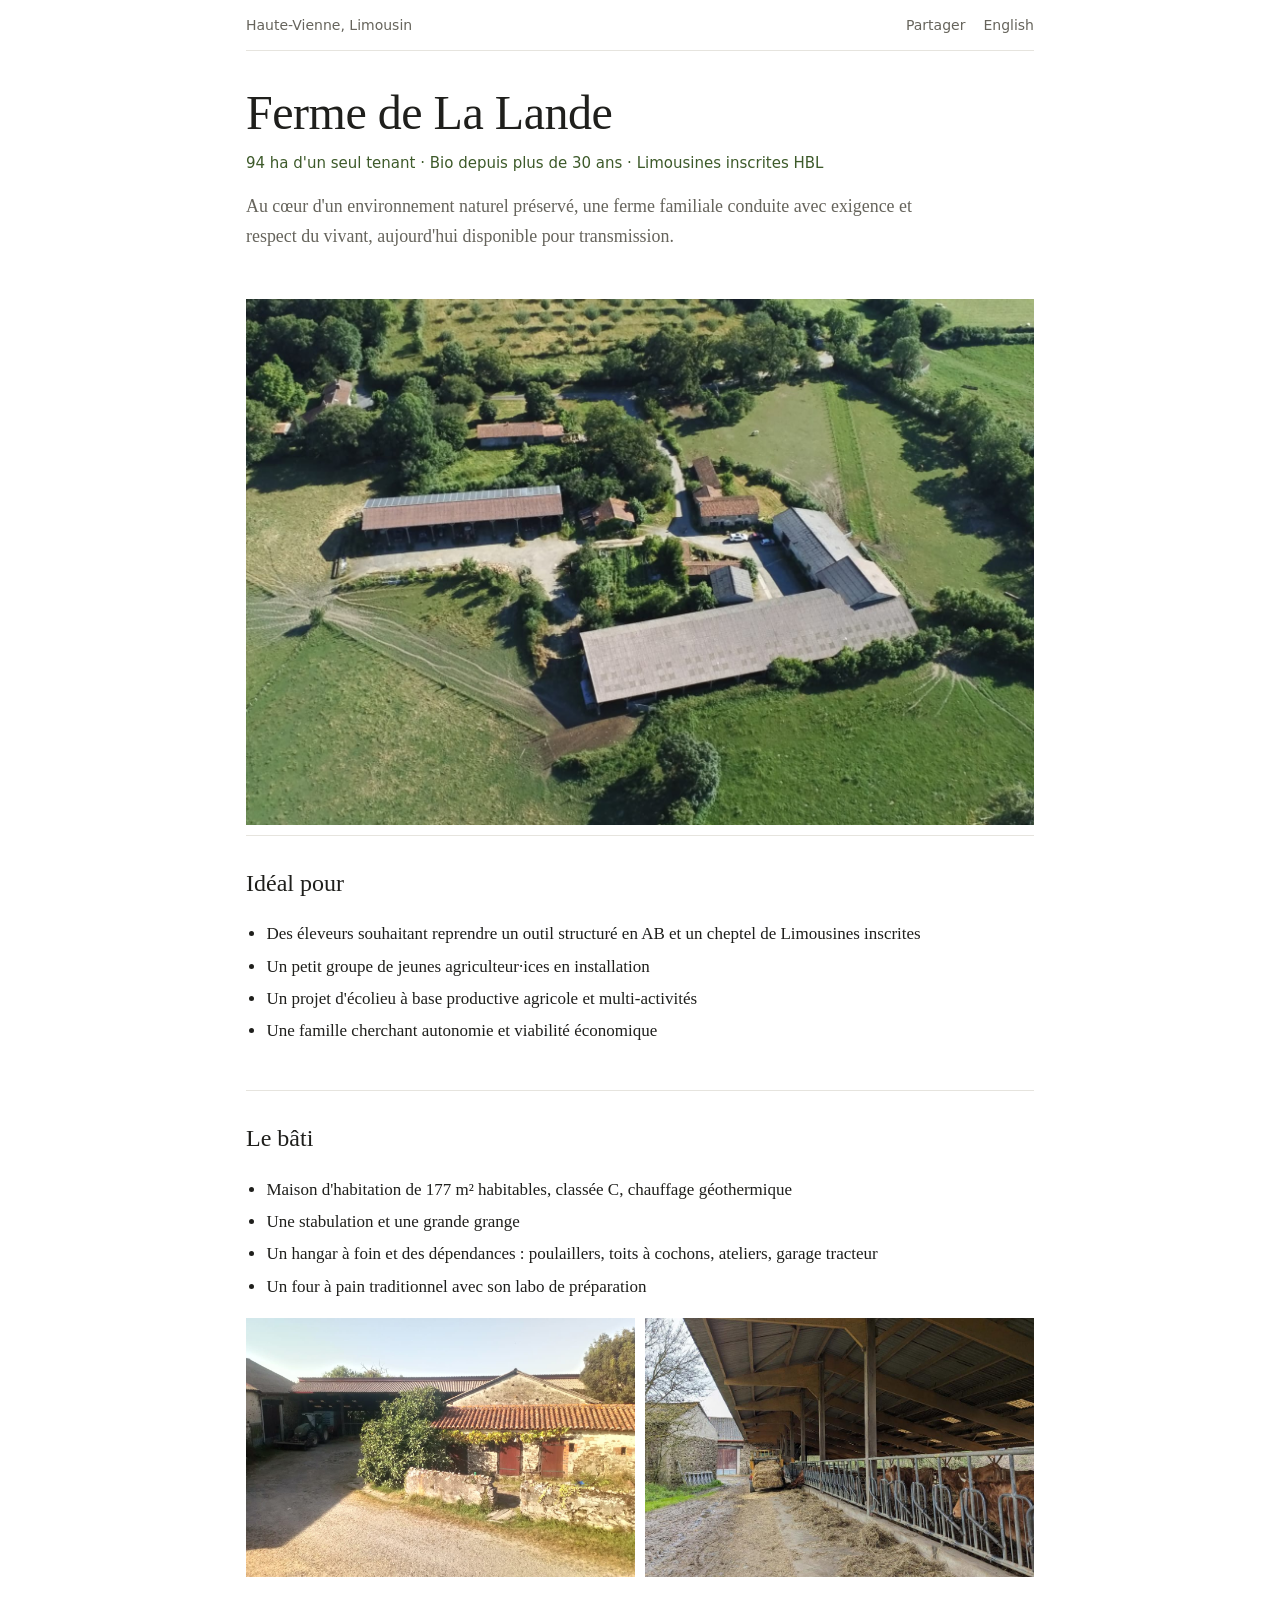
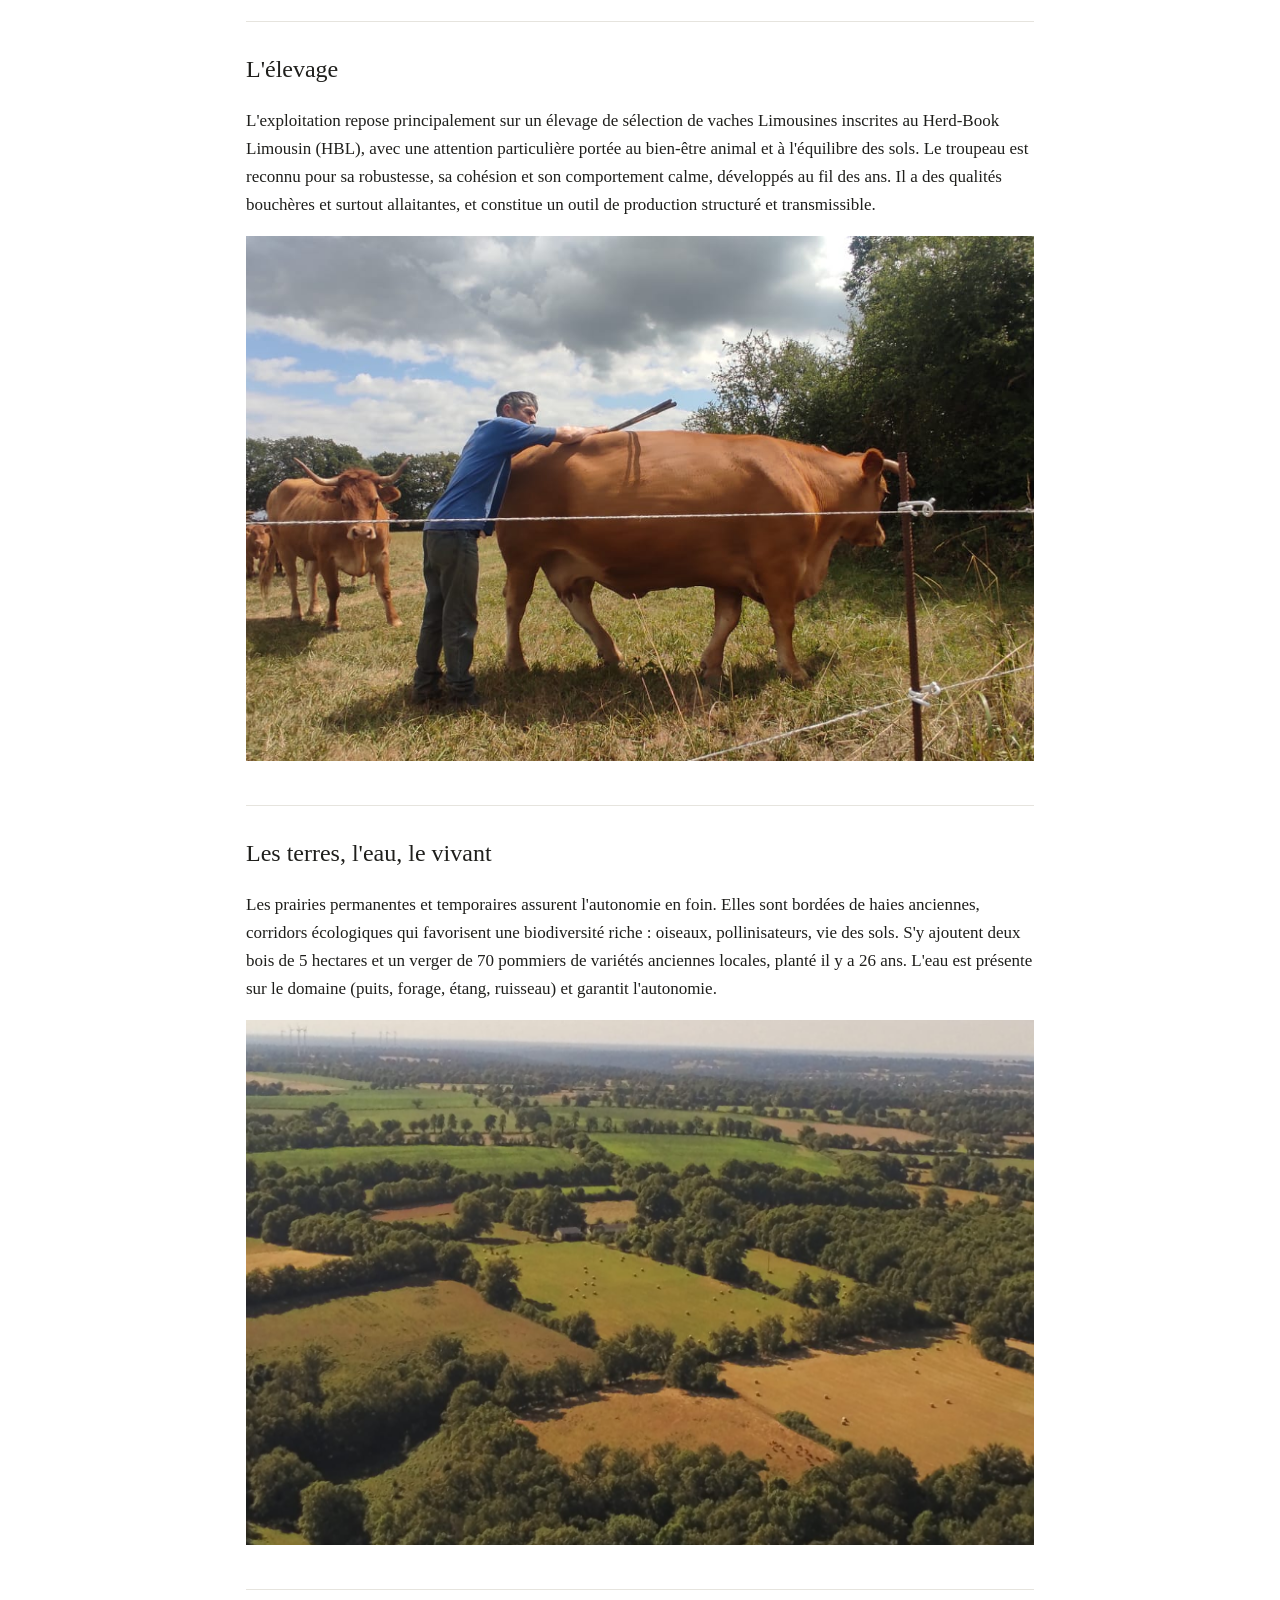
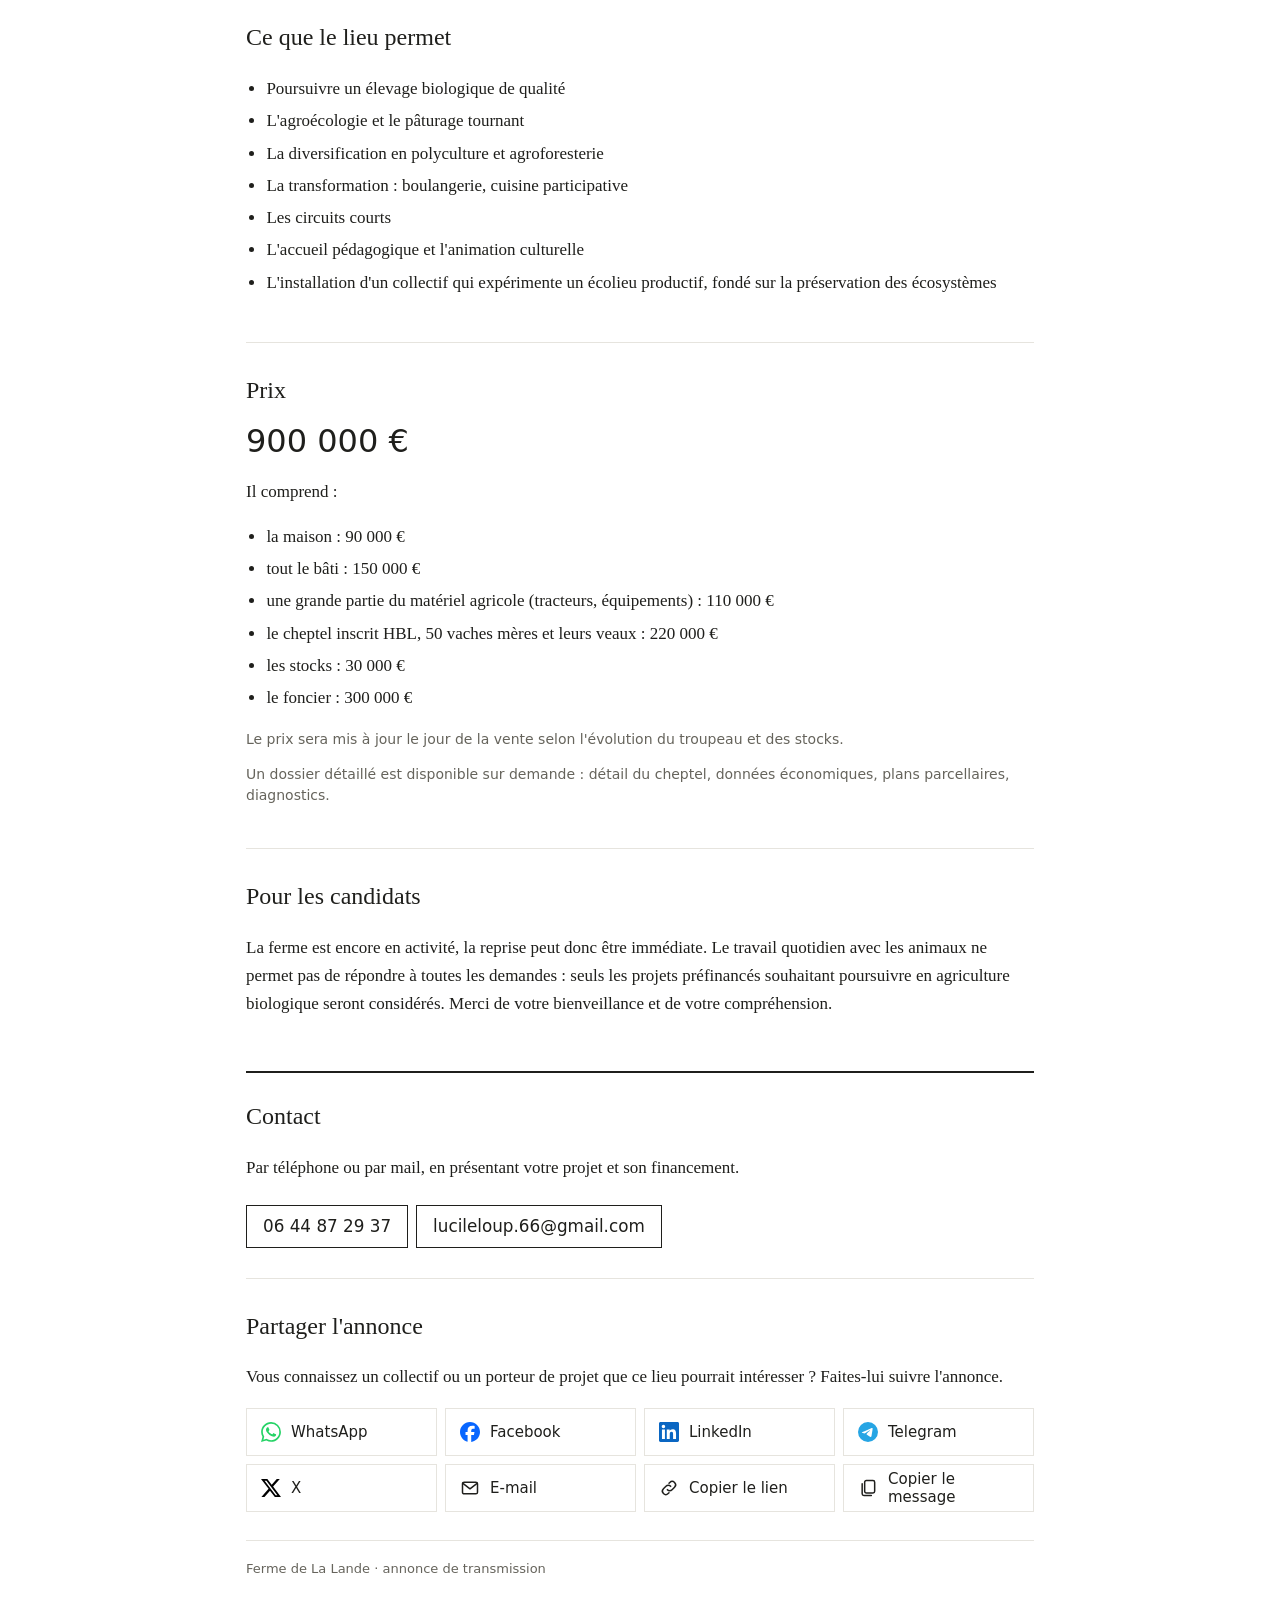
<file: index.html>
<!doctype html>
<html lang="fr">
<head>
<meta charset="utf-8">
<meta name="viewport" content="width=device-width,initial-scale=1">
<meta name="robots" content="noindex,nofollow">
<title>Ferme de La Lande — ferme bio de 94 ha à transmettre</title>
<meta name="description" content="Ferme familiale certifiée bio depuis plus de 30 ans, 94 ha d'un seul tenant, élevage de sélection Limousine HBL, à transmettre.">
<link rel="alternate" hreflang="en" href="en/">
<link rel="canonical" href="https://lalande.biody.org/">
<meta property="og:type" content="website">
<meta property="og:url" content="https://lalande.biody.org/">
<meta property="og:title" content="Ferme de La Lande — ferme bio de 94 ha à transmettre">
<meta property="og:description" content="Ferme familiale certifiée bio depuis plus de 30 ans, 94 ha d'un seul tenant, élevage de sélection Limousine HBL, à transmettre.">
<meta property="og:image" content="https://lalande.biody.org/partage/fr-paysage.jpg">
<meta property="og:image:width" content="1200">
<meta property="og:image:height" content="630">
<meta property="og:image:alt" content="Vue aérienne de la ferme : bâtiments, prairies, verger et haies">
<meta property="og:locale" content="fr_FR">
<meta name="twitter:card" content="summary_large_image">
<link rel="stylesheet" href="style.css">
</head>
<body>
<div class="wrap">
<header class="top"><span>Haute-Vienne, Limousin</span><nav><a href="#partager">Partager</a><a href="en/" lang="en">English</a></nav></header>
<main>
  <div class="hero">
    <h1>Ferme de La Lande</h1>
    <div class="chiffres">94 ha d'un seul tenant · Bio depuis plus de 30 ans · Limousines inscrites HBL</div>
    <p class="chapo">Au cœur d'un environnement naturel préservé, une ferme familiale conduite avec exigence et respect du vivant, aujourd'hui disponible pour transmission.</p>
  </div>
  <div class="photo grande"><img src="photos/vue-aerienne-ferme.jpg" alt="Vue aérienne de la ferme : bâtiments, prairies, verger et haies" fetchpriority="high"></div>

  <section>
    <h2>Idéal pour</h2>
    <ul class="pour">
      <li>Des éleveurs souhaitant reprendre un outil structuré en AB et un cheptel de Limousines inscrites</li>
      <li>Un petit groupe de jeunes agriculteur·ices en installation</li>
      <li>Un projet d'écolieu à base productive agricole et multi-activités</li>
      <li>Une famille cherchant autonomie et viabilité économique</li>
    </ul>
  </section>
  <section>
    <h2>Le bâti</h2>
    <ul>
      <li>Maison d'habitation de 177 m² habitables, classée C, chauffage géothermique</li>
      <li>Une stabulation et une grande grange</li>
      <li>Un hangar à foin et des dépendances : poulaillers, toits à cochons, ateliers, garage tracteur</li>
      <li>Un four à pain traditionnel avec son labo de préparation</li>
    </ul>
    <div class="galerie"><div class="photo"><img src="photos/cour.jpg" alt="La cour, les dépendances en pierre et le hangar" loading="lazy"></div><div class="photo"><img src="photos/stabulation.jpg" alt="La stabulation, les Limousines au cornadis" loading="lazy"></div></div>
  </section>
  <section>
    <h2>L'élevage</h2>
    <p>L'exploitation repose principalement sur un élevage de sélection de vaches Limousines inscrites au Herd-Book Limousin (HBL), avec une attention particulière portée au bien-être animal et à l'équilibre des sols. Le troupeau est reconnu pour sa robustesse, sa cohésion et son comportement calme, développés au fil des ans. Il a des qualités bouchères et surtout allaitantes, et constitue un outil de production structuré et transmissible.</p>
    <div class="galerie"><div class="photo"><img src="photos/limousines.jpg" alt="Une vache Limousine du troupeau au pré" loading="lazy"></div></div>
  </section>
  <section>
    <h2>Les terres, l'eau, le vivant</h2>
    <p>Les prairies permanentes et temporaires assurent l'autonomie en foin. Elles sont bordées de haies anciennes, corridors écologiques qui favorisent une biodiversité riche : oiseaux, pollinisateurs, vie des sols. S'y ajoutent deux bois de 5 hectares et un verger de 70 pommiers de variétés anciennes locales, planté il y a 26 ans. L'eau est présente sur le domaine (puits, forage, étang, ruisseau) et garantit l'autonomie.</p>
    <div class="galerie"><div class="photo"><img src="photos/paysage-bocage.jpg" alt="Le bocage autour de la ferme, prairies et bois" loading="lazy"></div></div>
  </section>
  <section>
    <h2>Ce que le lieu permet</h2>
    <ul>
      <li>Poursuivre un élevage biologique de qualité</li>
      <li>L'agroécologie et le pâturage tournant</li>
      <li>La diversification en polyculture et agroforesterie</li>
      <li>La transformation : boulangerie, cuisine participative</li>
      <li>Les circuits courts</li>
      <li>L'accueil pédagogique et l'animation culturelle</li>
      <li>L'installation d'un collectif qui expérimente un écolieu productif, fondé sur la préservation des écosystèmes</li>
    </ul>
  </section>
  <section>
    <h2>Prix</h2>
    <div class="prix">
      <div class="montant">900&nbsp;000&nbsp;€</div>
      <p>Il comprend :</p>
      <ul>
      <li>la maison : 90&nbsp;000&nbsp;€</li>
      <li>tout le bâti : 150&nbsp;000&nbsp;€</li>
      <li>une grande partie du matériel agricole (tracteurs, équipements) : 110&nbsp;000&nbsp;€</li>
      <li>le cheptel inscrit HBL, 50 vaches mères et leurs veaux : 220&nbsp;000&nbsp;€</li>
      <li>les stocks : 30&nbsp;000&nbsp;€</li>
      <li>le foncier : 300&nbsp;000&nbsp;€</li>
      </ul>
      <p class="note">Le prix sera mis à jour le jour de la vente selon l'évolution du troupeau et des stocks.</p>
      <p class="note">Un dossier détaillé est disponible sur demande : détail du cheptel, données économiques, plans parcellaires, diagnostics.</p>
    </div>
  </section>
  <section>
    <h2>Pour les candidats</h2>
    <p>La ferme est encore en activité, la reprise peut donc être immédiate. Le travail quotidien avec les animaux ne permet pas de répondre à toutes les demandes : seuls les projets préfinancés souhaitant poursuivre en agriculture biologique seront considérés. Merci de votre bienveillance et de votre compréhension.</p>
  </section>
  <div class="contact" id="contact">
    <h2>Contact</h2>
    <p>Par téléphone ou par mail, en présentant votre projet et son financement.</p>
    <a href="tel:+33644872937">06 44 87 29 37</a><a href="mailto:lucileloup.66@gmail.com">lucileloup.66@gmail.com</a>
  </div>
  <section class="partage" id="partager">
    <h2>Partager l'annonce</h2>
    <p>Vous connaissez un collectif ou un porteur de projet que ce lieu pourrait intéresser ? Faites-lui suivre l'annonce.</p>
    <button type="button" class="natif" hidden data-titre="Ferme de La Lande — ferme bio de 94 ha à transmettre" data-texte="Ferme bio de 94 ha à transmettre en Haute-Vienne : élevage Limousin inscrit, bâti, eau, bois et verger. Pour un collectif ou un porteur de projet préfinancé." data-url="https://lalande.biody.org/"><svg viewBox="0 0 24 24" aria-hidden="true" fill="none" stroke="currentColor" stroke-width="1.8" stroke-linecap="round" stroke-linejoin="round"><path d="M12 3v12M7.5 7.5 12 3l4.5 4.5"/><path d="M5 12v7a2 2 0 0 0 2 2h10a2 2 0 0 0 2-2v-7"/></svg><span>Partager l'annonce</span></button>
    <div class="parts"><a class="part" href="https://wa.me/?text=Ferme%20bio%20de%2094%20ha%20%C3%A0%20transmettre%20en%20Haute-Vienne%20%3A%20%C3%A9levage%20Limousin%20inscrit%2C%20b%C3%A2ti%2C%20eau%2C%20bois%20et%20verger.%20Pour%20un%20collectif%20ou%20un%20porteur%20de%20projet%20pr%C3%A9financ%C3%A9.%20https%3A%2F%2Flalande.biody.org%2F" target="_blank" rel="noopener"><svg viewBox="0 0 24 24" aria-hidden="true" fill="#25D366"><path d="M17.472 14.382c-.297-.149-1.758-.867-2.03-.967-.273-.099-.471-.148-.67.15-.197.297-.767.966-.94 1.164-.173.199-.347.223-.644.075-.297-.15-1.255-.463-2.39-1.475-.883-.788-1.48-1.761-1.653-2.059-.173-.297-.018-.458.13-.606.134-.133.298-.347.446-.52.149-.174.198-.298.298-.497.099-.198.05-.371-.025-.52-.075-.149-.669-1.612-.916-2.207-.242-.579-.487-.5-.669-.51-.173-.008-.371-.01-.57-.01-.198 0-.52.074-.792.372-.272.297-1.04 1.016-1.04 2.479 0 1.462 1.065 2.875 1.213 3.074.149.198 2.096 3.2 5.077 4.487.709.306 1.262.489 1.694.625.712.227 1.36.195 1.871.118.571-.085 1.758-.719 2.006-1.413.248-.694.248-1.289.173-1.413-.074-.124-.272-.198-.57-.347m-5.421 7.403h-.004a9.87 9.87 0 01-5.031-1.378l-.361-.214-3.741.982.998-3.648-.235-.374a9.86 9.86 0 01-1.51-5.26c.001-5.45 4.436-9.884 9.888-9.884 2.64 0 5.122 1.03 6.988 2.898a9.825 9.825 0 012.893 6.994c-.003 5.450-4.437 9.884-9.885 9.884m8.413-18.297A11.815 11.815 0 0012.05 0C5.495 0 .16 5.335.157 11.892c0 2.096.547 4.142 1.588 5.945L.057 24l6.305-1.654a11.882 11.882 0 005.683 1.448h.005c6.554 0 11.890-5.335 11.893-11.893a11.821 11.821 0 00-3.480-8.413Z"/></svg><span>WhatsApp</span></a><a class="part" href="https://www.facebook.com/sharer/sharer.php?u=https%3A%2F%2Flalande.biody.org%2F" data-popup target="_blank" rel="noopener"><svg viewBox="0 0 24 24" aria-hidden="true" fill="#0866FF"><path d="M9.101 23.691v-7.98H6.627v-3.667h2.474v-1.58c0-4.085 1.848-5.978 5.858-5.978.401 0 .955.042 1.468.103a8.68 8.68 0 0 1 1.141.195v3.325a8.623 8.623 0 0 0-.653-.036 26.805 26.805 0 0 0-.733-.009c-.707 0-1.259.096-1.675.309a1.686 1.686 0 0 0-.679.622c-.258.42-.374.995-.374 1.752v1.297h3.919l-.386 2.103-.287 1.564h-3.246v8.245C19.396 23.238 24 18.179 24 12.044c0-6.627-5.373-12-12-12s-12 5.373-12 12c0 5.628 3.874 10.350 9.101 11.647Z"/></svg><span>Facebook</span></a><a class="part" href="https://www.linkedin.com/sharing/share-offsite/?url=https%3A%2F%2Flalande.biody.org%2F" data-popup target="_blank" rel="noopener"><svg viewBox="0 0 24 24" aria-hidden="true" fill="#0A66C2"><path d="M20.447 20.452h-3.554v-5.569c0-1.328-.027-3.037-1.852-3.037-1.853 0-2.136 1.445-2.136 2.939v5.667H9.351V9h3.414v1.561h.046c.477-.9 1.637-1.85 3.37-1.85 3.601 0 4.267 2.37 4.267 5.455v6.286zM5.337 7.433c-1.144 0-2.063-.926-2.063-2.065 0-1.138.92-2.063 2.063-2.063 1.14 0 2.064.925 2.064 2.063 0 1.139-.925 2.065-2.064 2.065zm1.782 13.019H3.555V9h3.564v11.452zM22.225 0H1.771C.792 0 0 .774 0 1.729v20.542C0 23.227.792 24 1.771 24h20.451C23.2 24 24 23.227 24 22.271V1.729C24 .774 23.2 0 22.222 0h.003z"/></svg><span>LinkedIn</span></a><a class="part" href="https://t.me/share/url?url=https%3A%2F%2Flalande.biody.org%2F&text=Ferme%20bio%20de%2094%20ha%20%C3%A0%20transmettre%20en%20Haute-Vienne%20%3A%20%C3%A9levage%20Limousin%20inscrit%2C%20b%C3%A2ti%2C%20eau%2C%20bois%20et%20verger.%20Pour%20un%20collectif%20ou%20un%20porteur%20de%20projet%20pr%C3%A9financ%C3%A9." target="_blank" rel="noopener"><svg viewBox="0 0 24 24" aria-hidden="true" fill="#26A5E4"><path d="M11.944 0A12 12 0 0 0 0 12a12 12 0 0 0 12 12 12 12 0 0 0 12-12A12 12 0 0 0 12 0a12 12 0 0 0-.056 0zm4.962 7.224c.1-.002.321.023.465.14a.506.506 0 0 1 .171.325c.016.093.036.306.02.472-.18 1.898-.962 6.502-1.36 8.627-.168.9-.499 1.201-.82 1.23-.696.065-1.225-.46-1.9-.902-1.056-.693-1.653-1.124-2.678-1.8-1.185-.78-.417-1.21.258-1.91.177-.184 3.247-2.977 3.307-3.23.007-.032.014-.15-.056-.212s-.174-.041-.249-.024c-.106.024-1.793 1.14-5.061 3.345-.48.33-.913.49-1.302.48-.428-.008-1.252-.241-1.865-.44-.752-.245-1.349-.374-1.297-.789.027-.216.325-.437.893-.663 3.498-1.524 5.830-2.529 6.998-3.014 3.332-1.386 4.025-1.627 4.476-1.635z"/></svg><span>Telegram</span></a><a class="part" href="https://x.com/intent/post?text=Ferme%20bio%20de%2094%20ha%20%C3%A0%20transmettre%20en%20Haute-Vienne%20%3A%20%C3%A9levage%20Limousin%20inscrit%2C%20b%C3%A2ti%2C%20eau%2C%20bois%20et%20verger.%20Pour%20un%20collectif%20ou%20un%20porteur%20de%20projet%20pr%C3%A9financ%C3%A9.&url=https%3A%2F%2Flalande.biody.org%2F" data-popup target="_blank" rel="noopener"><svg viewBox="0 0 24 24" aria-hidden="true" fill="#000000"><path d="M18.901 1.153h3.68l-8.04 9.19L24 22.846h-7.406l-5.8-7.584-6.638 7.584H.474l8.6-9.830L0 1.154h7.594l5.243 6.932ZM17.61 20.644h2.039L6.486 3.240H4.298Z"/></svg><span>X</span></a><a class="part" href="sms:?&body=Ferme%20bio%20de%2094%20ha%20%C3%A0%20transmettre%20en%20Haute-Vienne%20%3A%20%C3%A9levage%20Limousin%20inscrit%2C%20b%C3%A2ti%2C%20eau%2C%20bois%20et%20verger.%20Pour%20un%20collectif%20ou%20un%20porteur%20de%20projet%20pr%C3%A9financ%C3%A9.%20https%3A%2F%2Flalande.biody.org%2F" data-mobile target="_blank" rel="noopener"><svg viewBox="0 0 24 24" aria-hidden="true" fill="none" stroke="currentColor" stroke-width="1.8" stroke-linecap="round" stroke-linejoin="round"><path d="M4 5h16a1 1 0 0 1 1 1v10a1 1 0 0 1-1 1H9l-4.5 3.5V17H4a1 1 0 0 1-1-1V6a1 1 0 0 1 1-1z"/><path d="M8 11h.01M12 11h.01M16 11h.01"/></svg><span>SMS</span></a><a class="part" href="mailto:?subject=Ferme%20de%20La%20Lande%20%E2%80%94%20ferme%20bio%20de%2094%20ha%20%C3%A0%20transmettre&body=Ferme%20bio%20de%2094%20ha%20%C3%A0%20transmettre%20en%20Haute-Vienne%20%3A%20%C3%A9levage%20Limousin%20inscrit%2C%20b%C3%A2ti%2C%20eau%2C%20bois%20et%20verger.%20Pour%20un%20collectif%20ou%20un%20porteur%20de%20projet%20pr%C3%A9financ%C3%A9.%0A%0Ahttps%3A%2F%2Flalande.biody.org%2F" target="_blank" rel="noopener"><svg viewBox="0 0 24 24" aria-hidden="true" fill="none" stroke="currentColor" stroke-width="1.8" stroke-linecap="round" stroke-linejoin="round"><rect x="3" y="5" width="18" height="14" rx="2"/><path d="m3.5 6.5 8.5 6.5 8.5-6.5"/></svg><span>E-mail</span></a><button type="button" class="part" data-copier="https://lalande.biody.org/" data-ok="Lien copié"><svg viewBox="0 0 24 24" aria-hidden="true" fill="none" stroke="currentColor" stroke-width="1.8" stroke-linecap="round" stroke-linejoin="round"><path d="M10 14a4 4 0 0 0 5.66 0l3-3a4 4 0 0 0-5.66-5.66l-1 1"/><path d="M14 10a4 4 0 0 0-5.66 0l-3 3a4 4 0 0 0 5.66 5.66l1-1"/></svg><span>Copier le lien</span></button><button type="button" class="part" data-copier="Ferme bio de 94 ha à transmettre en Haute-Vienne : élevage Limousin inscrit, bâti, eau, bois et verger. Pour un collectif ou un porteur de projet préfinancé. https://lalande.biody.org/" data-ok="Message copié"><svg viewBox="0 0 24 24" aria-hidden="true" fill="none" stroke="currentColor" stroke-width="1.8" stroke-linecap="round" stroke-linejoin="round"><rect x="8" y="3" width="12" height="15" rx="2"/><path d="M5 7v12a2 2 0 0 0 2 2h9"/></svg><span>Copier le message</span></button></div>
  </section>
</main>
<footer>Ferme de La Lande · annonce de transmission</footer>
</div>
<script>
(function(){
var mobile=matchMedia('(pointer:coarse)').matches;
document.querySelectorAll('[data-mobile]').forEach(function(a){if(!mobile)a.hidden=true});
document.querySelectorAll('[data-popup]').forEach(function(a){a.addEventListener('click',function(e){
  if(mobile)return;var w=620,h=640,x=screenX+(outerWidth-w)/2,y=screenY+(outerHeight-h)/2;
  if(window.open(a.href,'partage','width='+w+',height='+h+',left='+x+',top='+y+',noopener'))e.preventDefault()})});
document.querySelectorAll('[data-copier]').forEach(function(b){var s=b.querySelector('span'),t=s.textContent;b.addEventListener('click',function(){
  (navigator.clipboard?navigator.clipboard.writeText(b.dataset.copier):Promise.reject()).then(function(){s.textContent=b.dataset.ok;b.classList.add('ok');setTimeout(function(){s.textContent=t;b.classList.remove('ok')},2200)}).catch(function(){prompt('',b.dataset.copier)})})});
var n=document.querySelector('.natif');if(n&&navigator.share&&mobile){n.hidden=false;n.addEventListener('click',function(){navigator.share({title:n.dataset.titre,text:n.dataset.texte,url:n.dataset.url}).catch(function(){})})}
})();
</script>
</body>
</html>
</file>
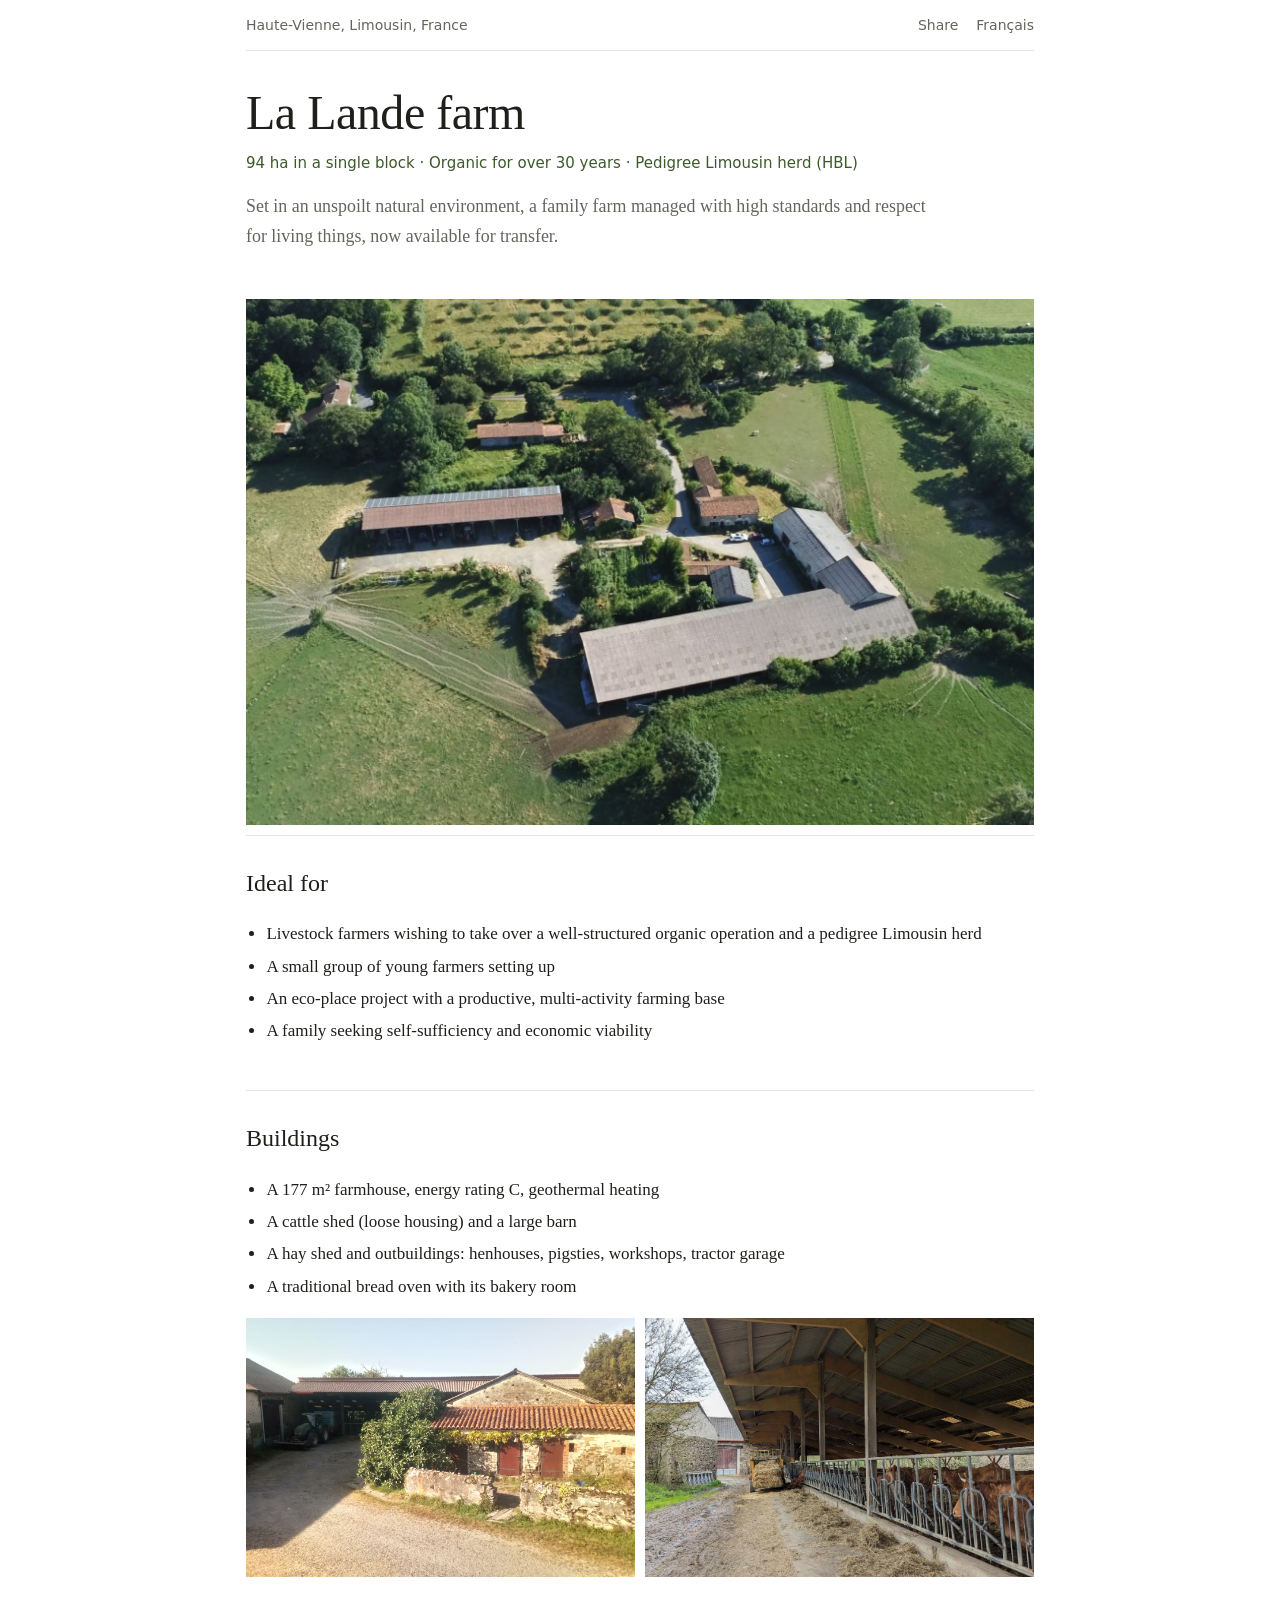
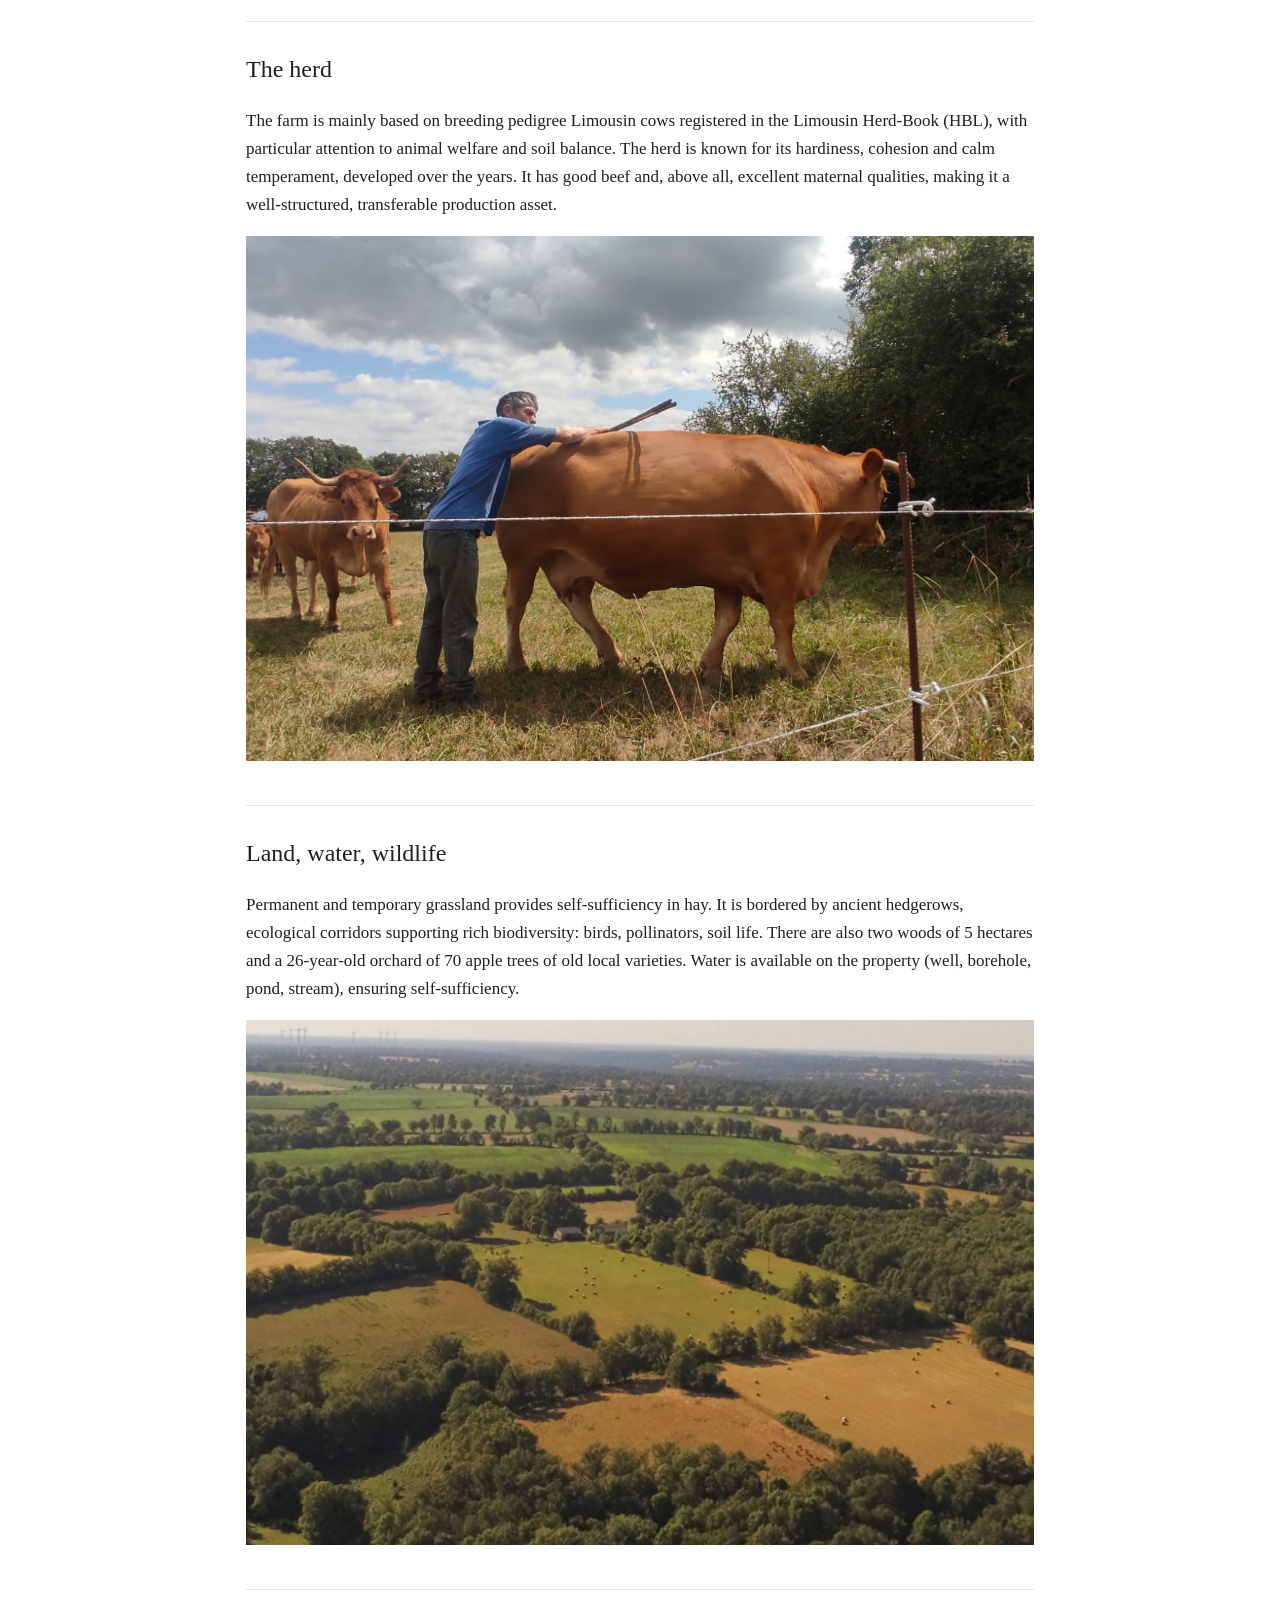
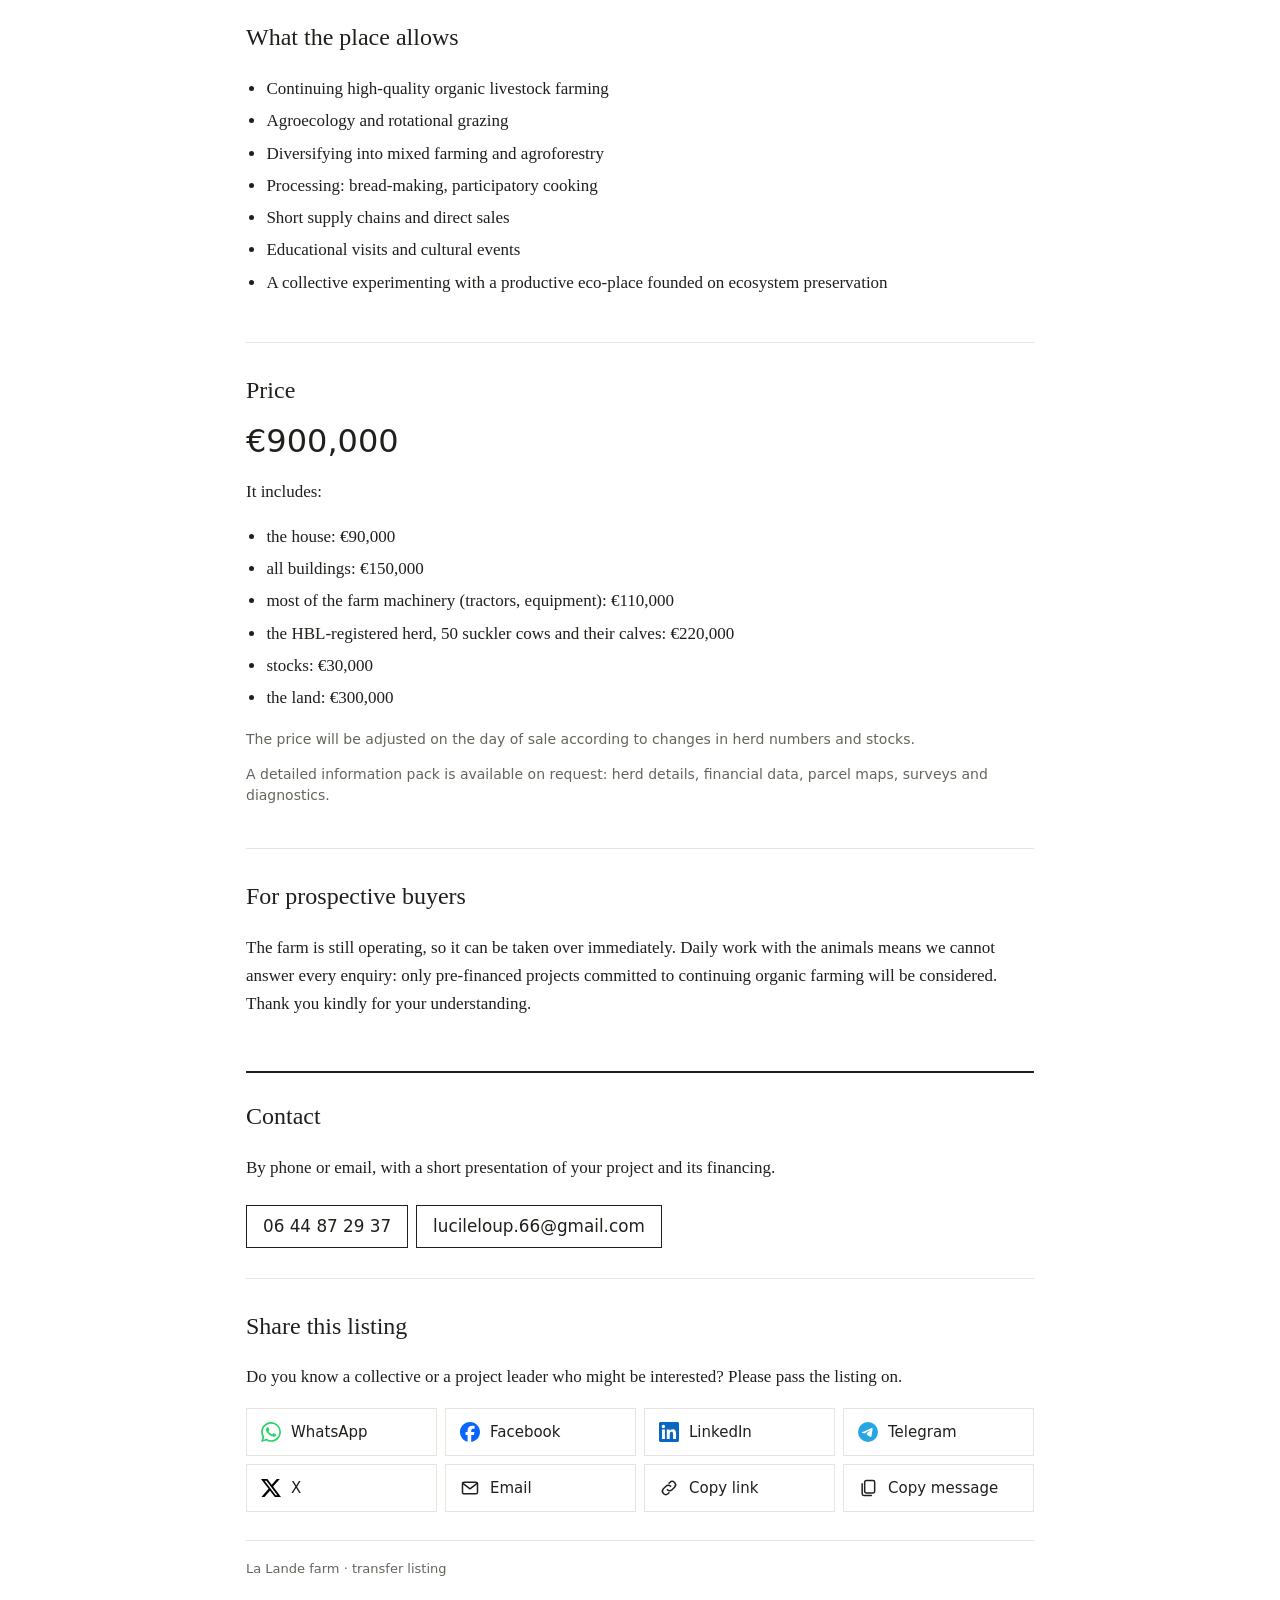
<file: en/index.html>
<!doctype html>
<html lang="en">
<head>
<meta charset="utf-8">
<meta name="viewport" content="width=device-width,initial-scale=1">
<meta name="robots" content="noindex,nofollow">
<title>La Lande farm — 94 ha organic farm available for transfer</title>
<meta name="description" content="Family farm certified organic for over 30 years, 94 ha in a single block, pedigree Limousin suckler herd (HBL), available for transfer.">
<link rel="alternate" hreflang="fr" href="../">
<link rel="canonical" href="https://lalande.biody.org/en/">
<meta property="og:type" content="website">
<meta property="og:url" content="https://lalande.biody.org/en/">
<meta property="og:title" content="La Lande farm — 94 ha organic farm available for transfer">
<meta property="og:description" content="Family farm certified organic for over 30 years, 94 ha in a single block, pedigree Limousin suckler herd (HBL), available for transfer.">
<meta property="og:image" content="https://lalande.biody.org/partage/en-paysage.jpg">
<meta property="og:image:width" content="1200">
<meta property="og:image:height" content="630">
<meta property="og:image:alt" content="Aerial view of the farm: buildings, meadows, orchard and hedgerows">
<meta property="og:locale" content="en_GB">
<meta name="twitter:card" content="summary_large_image">
<link rel="stylesheet" href="../style.css">
</head>
<body>
<div class="wrap">
<header class="top"><span>Haute-Vienne, Limousin, France</span><nav><a href="#partager">Share</a><a href="../" lang="fr">Français</a></nav></header>
<main>
  <div class="hero">
    <h1>La Lande farm</h1>
    <div class="chiffres">94 ha in a single block · Organic for over 30 years · Pedigree Limousin herd (HBL)</div>
    <p class="chapo">Set in an unspoilt natural environment, a family farm managed with high standards and respect for living things, now available for transfer.</p>
  </div>
  <div class="photo grande"><img src="../photos/vue-aerienne-ferme.jpg" alt="Aerial view of the farm: buildings, meadows, orchard and hedgerows" fetchpriority="high"></div>

  <section>
    <h2>Ideal for</h2>
    <ul class="pour">
      <li>Livestock farmers wishing to take over a well-structured organic operation and a pedigree Limousin herd</li>
      <li>A small group of young farmers setting up</li>
      <li>An eco-place project with a productive, multi-activity farming base</li>
      <li>A family seeking self-sufficiency and economic viability</li>
    </ul>
  </section>
  <section>
    <h2>Buildings</h2>
    <ul>
      <li>A 177 m² farmhouse, energy rating C, geothermal heating</li>
      <li>A cattle shed (loose housing) and a large barn</li>
      <li>A hay shed and outbuildings: henhouses, pigsties, workshops, tractor garage</li>
      <li>A traditional bread oven with its bakery room</li>
    </ul>
    <div class="galerie"><div class="photo"><img src="../photos/cour.jpg" alt="The farmyard, stone outbuildings and shed" loading="lazy"></div><div class="photo"><img src="../photos/stabulation.jpg" alt="The cattle shed, Limousin cows at the feeding rail" loading="lazy"></div></div>
  </section>
  <section>
    <h2>The herd</h2>
    <p>The farm is mainly based on breeding pedigree Limousin cows registered in the Limousin Herd-Book (HBL), with particular attention to animal welfare and soil balance. The herd is known for its hardiness, cohesion and calm temperament, developed over the years. It has good beef and, above all, excellent maternal qualities, making it a well-structured, transferable production asset.</p>
    <div class="galerie"><div class="photo"><img src="../photos/limousines.jpg" alt="A Limousin cow from the herd in the meadow" loading="lazy"></div></div>
  </section>
  <section>
    <h2>Land, water, wildlife</h2>
    <p>Permanent and temporary grassland provides self-sufficiency in hay. It is bordered by ancient hedgerows, ecological corridors supporting rich biodiversity: birds, pollinators, soil life. There are also two woods of 5 hectares and a 26-year-old orchard of 70 apple trees of old local varieties. Water is available on the property (well, borehole, pond, stream), ensuring self-sufficiency.</p>
    <div class="galerie"><div class="photo"><img src="../photos/paysage-bocage.jpg" alt="The hedged farmland around the farm, meadows and woods" loading="lazy"></div></div>
  </section>
  <section>
    <h2>What the place allows</h2>
    <ul>
      <li>Continuing high-quality organic livestock farming</li>
      <li>Agroecology and rotational grazing</li>
      <li>Diversifying into mixed farming and agroforestry</li>
      <li>Processing: bread-making, participatory cooking</li>
      <li>Short supply chains and direct sales</li>
      <li>Educational visits and cultural events</li>
      <li>A collective experimenting with a productive eco-place founded on ecosystem preservation</li>
    </ul>
  </section>
  <section>
    <h2>Price</h2>
    <div class="prix">
      <div class="montant">€900,000</div>
      <p>It includes:</p>
      <ul>
      <li>the house: €90,000</li>
      <li>all buildings: €150,000</li>
      <li>most of the farm machinery (tractors, equipment): €110,000</li>
      <li>the HBL-registered herd, 50 suckler cows and their calves: €220,000</li>
      <li>stocks: €30,000</li>
      <li>the land: €300,000</li>
      </ul>
      <p class="note">The price will be adjusted on the day of sale according to changes in herd numbers and stocks.</p>
      <p class="note">A detailed information pack is available on request: herd details, financial data, parcel maps, surveys and diagnostics.</p>
    </div>
  </section>
  <section>
    <h2>For prospective buyers</h2>
    <p>The farm is still operating, so it can be taken over immediately. Daily work with the animals means we cannot answer every enquiry: only pre-financed projects committed to continuing organic farming will be considered. Thank you kindly for your understanding.</p>
  </section>
  <div class="contact" id="contact">
    <h2>Contact</h2>
    <p>By phone or email, with a short presentation of your project and its financing.</p>
    <a href="tel:+33644872937">06 44 87 29 37</a><a href="mailto:lucileloup.66@gmail.com">lucileloup.66@gmail.com</a>
  </div>
  <section class="partage" id="partager">
    <h2>Share this listing</h2>
    <p>Do you know a collective or a project leader who might be interested? Please pass the listing on.</p>
    <button type="button" class="natif" hidden data-titre="La Lande farm — 94 ha organic farm available for transfer" data-texte="94 ha organic farm available for transfer in Haute-Vienne, France: pedigree Limousin herd, buildings, water, woods and orchard. For pre-financed collectives or project leaders." data-url="https://lalande.biody.org/en/"><svg viewBox="0 0 24 24" aria-hidden="true" fill="none" stroke="currentColor" stroke-width="1.8" stroke-linecap="round" stroke-linejoin="round"><path d="M12 3v12M7.5 7.5 12 3l4.5 4.5"/><path d="M5 12v7a2 2 0 0 0 2 2h10a2 2 0 0 0 2-2v-7"/></svg><span>Share this listing</span></button>
    <div class="parts"><a class="part" href="https://wa.me/?text=94%20ha%20organic%20farm%20available%20for%20transfer%20in%20Haute-Vienne%2C%20France%3A%20pedigree%20Limousin%20herd%2C%20buildings%2C%20water%2C%20woods%20and%20orchard.%20For%20pre-financed%20collectives%20or%20project%20leaders.%20https%3A%2F%2Flalande.biody.org%2Fen%2F" target="_blank" rel="noopener"><svg viewBox="0 0 24 24" aria-hidden="true" fill="#25D366"><path d="M17.472 14.382c-.297-.149-1.758-.867-2.03-.967-.273-.099-.471-.148-.67.15-.197.297-.767.966-.94 1.164-.173.199-.347.223-.644.075-.297-.15-1.255-.463-2.39-1.475-.883-.788-1.48-1.761-1.653-2.059-.173-.297-.018-.458.13-.606.134-.133.298-.347.446-.52.149-.174.198-.298.298-.497.099-.198.05-.371-.025-.52-.075-.149-.669-1.612-.916-2.207-.242-.579-.487-.5-.669-.51-.173-.008-.371-.01-.57-.01-.198 0-.52.074-.792.372-.272.297-1.04 1.016-1.04 2.479 0 1.462 1.065 2.875 1.213 3.074.149.198 2.096 3.2 5.077 4.487.709.306 1.262.489 1.694.625.712.227 1.36.195 1.871.118.571-.085 1.758-.719 2.006-1.413.248-.694.248-1.289.173-1.413-.074-.124-.272-.198-.57-.347m-5.421 7.403h-.004a9.87 9.87 0 01-5.031-1.378l-.361-.214-3.741.982.998-3.648-.235-.374a9.86 9.86 0 01-1.51-5.26c.001-5.45 4.436-9.884 9.888-9.884 2.64 0 5.122 1.03 6.988 2.898a9.825 9.825 0 012.893 6.994c-.003 5.450-4.437 9.884-9.885 9.884m8.413-18.297A11.815 11.815 0 0012.05 0C5.495 0 .16 5.335.157 11.892c0 2.096.547 4.142 1.588 5.945L.057 24l6.305-1.654a11.882 11.882 0 005.683 1.448h.005c6.554 0 11.890-5.335 11.893-11.893a11.821 11.821 0 00-3.480-8.413Z"/></svg><span>WhatsApp</span></a><a class="part" href="https://www.facebook.com/sharer/sharer.php?u=https%3A%2F%2Flalande.biody.org%2Fen%2F" data-popup target="_blank" rel="noopener"><svg viewBox="0 0 24 24" aria-hidden="true" fill="#0866FF"><path d="M9.101 23.691v-7.98H6.627v-3.667h2.474v-1.58c0-4.085 1.848-5.978 5.858-5.978.401 0 .955.042 1.468.103a8.68 8.68 0 0 1 1.141.195v3.325a8.623 8.623 0 0 0-.653-.036 26.805 26.805 0 0 0-.733-.009c-.707 0-1.259.096-1.675.309a1.686 1.686 0 0 0-.679.622c-.258.42-.374.995-.374 1.752v1.297h3.919l-.386 2.103-.287 1.564h-3.246v8.245C19.396 23.238 24 18.179 24 12.044c0-6.627-5.373-12-12-12s-12 5.373-12 12c0 5.628 3.874 10.350 9.101 11.647Z"/></svg><span>Facebook</span></a><a class="part" href="https://www.linkedin.com/sharing/share-offsite/?url=https%3A%2F%2Flalande.biody.org%2Fen%2F" data-popup target="_blank" rel="noopener"><svg viewBox="0 0 24 24" aria-hidden="true" fill="#0A66C2"><path d="M20.447 20.452h-3.554v-5.569c0-1.328-.027-3.037-1.852-3.037-1.853 0-2.136 1.445-2.136 2.939v5.667H9.351V9h3.414v1.561h.046c.477-.9 1.637-1.85 3.37-1.85 3.601 0 4.267 2.37 4.267 5.455v6.286zM5.337 7.433c-1.144 0-2.063-.926-2.063-2.065 0-1.138.92-2.063 2.063-2.063 1.14 0 2.064.925 2.064 2.063 0 1.139-.925 2.065-2.064 2.065zm1.782 13.019H3.555V9h3.564v11.452zM22.225 0H1.771C.792 0 0 .774 0 1.729v20.542C0 23.227.792 24 1.771 24h20.451C23.2 24 24 23.227 24 22.271V1.729C24 .774 23.2 0 22.222 0h.003z"/></svg><span>LinkedIn</span></a><a class="part" href="https://t.me/share/url?url=https%3A%2F%2Flalande.biody.org%2Fen%2F&text=94%20ha%20organic%20farm%20available%20for%20transfer%20in%20Haute-Vienne%2C%20France%3A%20pedigree%20Limousin%20herd%2C%20buildings%2C%20water%2C%20woods%20and%20orchard.%20For%20pre-financed%20collectives%20or%20project%20leaders." target="_blank" rel="noopener"><svg viewBox="0 0 24 24" aria-hidden="true" fill="#26A5E4"><path d="M11.944 0A12 12 0 0 0 0 12a12 12 0 0 0 12 12 12 12 0 0 0 12-12A12 12 0 0 0 12 0a12 12 0 0 0-.056 0zm4.962 7.224c.1-.002.321.023.465.14a.506.506 0 0 1 .171.325c.016.093.036.306.02.472-.18 1.898-.962 6.502-1.36 8.627-.168.9-.499 1.201-.82 1.23-.696.065-1.225-.46-1.9-.902-1.056-.693-1.653-1.124-2.678-1.8-1.185-.78-.417-1.21.258-1.91.177-.184 3.247-2.977 3.307-3.23.007-.032.014-.15-.056-.212s-.174-.041-.249-.024c-.106.024-1.793 1.14-5.061 3.345-.48.33-.913.49-1.302.48-.428-.008-1.252-.241-1.865-.44-.752-.245-1.349-.374-1.297-.789.027-.216.325-.437.893-.663 3.498-1.524 5.830-2.529 6.998-3.014 3.332-1.386 4.025-1.627 4.476-1.635z"/></svg><span>Telegram</span></a><a class="part" href="https://x.com/intent/post?text=94%20ha%20organic%20farm%20available%20for%20transfer%20in%20Haute-Vienne%2C%20France%3A%20pedigree%20Limousin%20herd%2C%20buildings%2C%20water%2C%20woods%20and%20orchard.%20For%20pre-financed%20collectives%20or%20project%20leaders.&url=https%3A%2F%2Flalande.biody.org%2Fen%2F" data-popup target="_blank" rel="noopener"><svg viewBox="0 0 24 24" aria-hidden="true" fill="#000000"><path d="M18.901 1.153h3.68l-8.04 9.19L24 22.846h-7.406l-5.8-7.584-6.638 7.584H.474l8.6-9.830L0 1.154h7.594l5.243 6.932ZM17.61 20.644h2.039L6.486 3.240H4.298Z"/></svg><span>X</span></a><a class="part" href="sms:?&body=94%20ha%20organic%20farm%20available%20for%20transfer%20in%20Haute-Vienne%2C%20France%3A%20pedigree%20Limousin%20herd%2C%20buildings%2C%20water%2C%20woods%20and%20orchard.%20For%20pre-financed%20collectives%20or%20project%20leaders.%20https%3A%2F%2Flalande.biody.org%2Fen%2F" data-mobile target="_blank" rel="noopener"><svg viewBox="0 0 24 24" aria-hidden="true" fill="none" stroke="currentColor" stroke-width="1.8" stroke-linecap="round" stroke-linejoin="round"><path d="M4 5h16a1 1 0 0 1 1 1v10a1 1 0 0 1-1 1H9l-4.5 3.5V17H4a1 1 0 0 1-1-1V6a1 1 0 0 1 1-1z"/><path d="M8 11h.01M12 11h.01M16 11h.01"/></svg><span>SMS</span></a><a class="part" href="mailto:?subject=La%20Lande%20farm%20%E2%80%94%2094%20ha%20organic%20farm%20available%20for%20transfer&body=94%20ha%20organic%20farm%20available%20for%20transfer%20in%20Haute-Vienne%2C%20France%3A%20pedigree%20Limousin%20herd%2C%20buildings%2C%20water%2C%20woods%20and%20orchard.%20For%20pre-financed%20collectives%20or%20project%20leaders.%0A%0Ahttps%3A%2F%2Flalande.biody.org%2Fen%2F" target="_blank" rel="noopener"><svg viewBox="0 0 24 24" aria-hidden="true" fill="none" stroke="currentColor" stroke-width="1.8" stroke-linecap="round" stroke-linejoin="round"><rect x="3" y="5" width="18" height="14" rx="2"/><path d="m3.5 6.5 8.5 6.5 8.5-6.5"/></svg><span>Email</span></a><button type="button" class="part" data-copier="https://lalande.biody.org/en/" data-ok="Link copied"><svg viewBox="0 0 24 24" aria-hidden="true" fill="none" stroke="currentColor" stroke-width="1.8" stroke-linecap="round" stroke-linejoin="round"><path d="M10 14a4 4 0 0 0 5.66 0l3-3a4 4 0 0 0-5.66-5.66l-1 1"/><path d="M14 10a4 4 0 0 0-5.66 0l-3 3a4 4 0 0 0 5.66 5.66l1-1"/></svg><span>Copy link</span></button><button type="button" class="part" data-copier="94 ha organic farm available for transfer in Haute-Vienne, France: pedigree Limousin herd, buildings, water, woods and orchard. For pre-financed collectives or project leaders. https://lalande.biody.org/en/" data-ok="Message copied"><svg viewBox="0 0 24 24" aria-hidden="true" fill="none" stroke="currentColor" stroke-width="1.8" stroke-linecap="round" stroke-linejoin="round"><rect x="8" y="3" width="12" height="15" rx="2"/><path d="M5 7v12a2 2 0 0 0 2 2h9"/></svg><span>Copy message</span></button></div>
  </section>
</main>
<footer>La Lande farm · transfer listing</footer>
</div>
<script>
(function(){
var mobile=matchMedia('(pointer:coarse)').matches;
document.querySelectorAll('[data-mobile]').forEach(function(a){if(!mobile)a.hidden=true});
document.querySelectorAll('[data-popup]').forEach(function(a){a.addEventListener('click',function(e){
  if(mobile)return;var w=620,h=640,x=screenX+(outerWidth-w)/2,y=screenY+(outerHeight-h)/2;
  if(window.open(a.href,'partage','width='+w+',height='+h+',left='+x+',top='+y+',noopener'))e.preventDefault()})});
document.querySelectorAll('[data-copier]').forEach(function(b){var s=b.querySelector('span'),t=s.textContent;b.addEventListener('click',function(){
  (navigator.clipboard?navigator.clipboard.writeText(b.dataset.copier):Promise.reject()).then(function(){s.textContent=b.dataset.ok;b.classList.add('ok');setTimeout(function(){s.textContent=t;b.classList.remove('ok')},2200)}).catch(function(){prompt('',b.dataset.copier)})})});
var n=document.querySelector('.natif');if(n&&navigator.share&&mobile){n.hidden=false;n.addEventListener('click',function(){navigator.share({title:n.dataset.titre,text:n.dataset.texte,url:n.dataset.url}).catch(function(){})})}
})();
</script>
</body>
</html>
</file>
<file: style.css>
:root{
  --fond:#ffffff; --texte:#1f1f1c; --doux:#66645c; --accent:#3d5a2a;
  --trait:#e6e4de; --vide:#f3f2ee;
  color-scheme: light;
}
*{box-sizing:border-box}
html{-webkit-text-size-adjust:100%}
body{margin:0;background:var(--fond);color:var(--texte);
  font:17px/1.65 Georgia,"Iowan Old Style","Palatino Linotype",serif}
a{color:var(--accent)}
.wrap{max-width:820px;margin:0 auto;padding:0 16px}
header.top{display:flex;justify-content:space-between;align-items:center;gap:12px;padding:16px 0;
  font:14px/1.3 system-ui,sans-serif;color:var(--doux);border-bottom:1px solid var(--trait)}
header.top nav{display:flex;gap:18px}
header.top a{color:var(--doux);text-decoration:none}
header.top a:hover{color:var(--texte)}
.hero{padding:36px 0 8px}
.hero h1{font-size:clamp(2rem,6vw,3rem);line-height:1.1;margin:0 0 12px;font-weight:normal;letter-spacing:-.01em}
.hero .chiffres{font:500 15px/1.5 system-ui,sans-serif;color:var(--accent)}
.hero p.chapo{font-size:1.12rem;color:var(--doux);max-width:38em}
.photo{background:var(--vide);aspect-ratio:3/2;overflow:hidden;margin:0}
.photo img{width:100%;height:100%;object-fit:cover;display:block}
.photo.grande{margin:22px 0 10px}
.galerie{display:grid;grid-template-columns:repeat(auto-fit,minmax(240px,1fr));gap:10px;margin:16px 0}
section{padding:28px 0;border-top:1px solid var(--trait)}
h2{font-weight:normal;font-size:1.5rem;margin:0 0 12px}
h3{font:600 13px/1.4 system-ui,sans-serif;text-transform:uppercase;letter-spacing:.06em;color:var(--doux);margin:22px 0 8px}
ul{padding-left:1.2em}
li{margin:.25em 0}
.pour{padding-left:1.2em}
.prix .montant{font:500 2rem/1.2 system-ui,sans-serif;color:var(--texte);margin-bottom:6px}
.note{font:14px/1.5 system-ui,sans-serif;color:var(--doux)}
.contact{border-top:2px solid var(--texte);padding:24px 0;margin-top:8px}
.contact a{display:inline-block;font:500 1.05rem/1 system-ui,sans-serif;color:var(--texte);text-decoration:none;
  border:1px solid var(--texte);padding:12px 16px;margin:6px 8px 6px 0}
.contact a:hover{background:var(--texte);color:#fff}
.natif{display:flex;align-items:center;justify-content:center;gap:10px;width:100%;min-height:52px;margin:6px 0 14px;
  font:600 16px/1 system-ui,sans-serif;color:#fff;background:var(--texte);border:0;cursor:pointer}
.natif[hidden],.part[hidden]{display:none}
.natif svg{width:20px;height:20px}
.parts{display:grid;grid-template-columns:repeat(2,1fr);gap:8px}
.parts>:last-child{grid-column:1/-1}
@media (min-width:640px){.parts{grid-template-columns:repeat(4,1fr)}.parts>:last-child{grid-column:auto}}
.part{display:flex;align-items:center;gap:10px;min-height:48px;padding:0 14px;background:#fff;color:var(--texte);
  border:1px solid var(--trait);font:500 15px/1.2 system-ui,sans-serif;text-decoration:none;cursor:pointer;text-align:left}
.part:hover,.part:focus-visible{border-color:var(--texte);outline:none}
.part svg{width:20px;height:20px;flex:none}
.part.ok{border-color:var(--accent);color:var(--accent)}
footer{font:13px system-ui,sans-serif;color:var(--doux);padding:20px 0 36px;border-top:1px solid var(--trait)}
</file>
